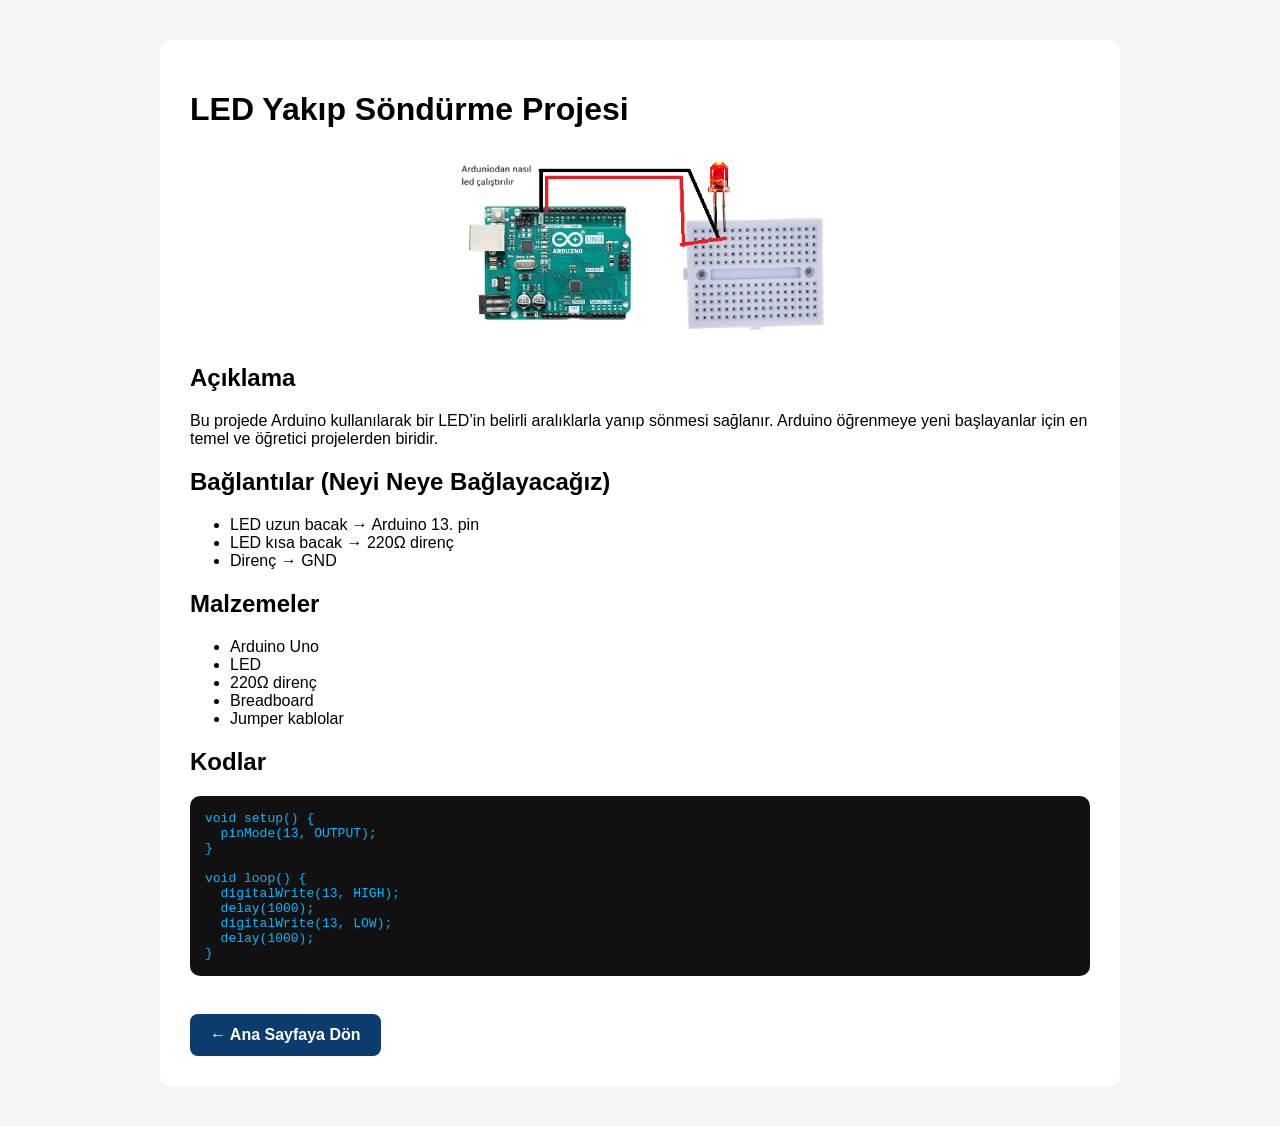
<file: proje1.html>
<!DOCTYPE html>
<html lang="tr">
<head>
<meta charset="UTF-8">
<title>LED Yakıp Söndürme</title>

<style>
body{
  margin:0;
  font-family:Arial, sans-serif;
  background:#f4f6f8;
}
.container{
  max-width:900px;
  margin:40px auto;
  background:#fff;
  padding:30px;
  border-radius:12px;
}
img{
  max-width:400px;
  width:100%;
  display:block;
  margin:20px auto;
  border-radius:10px;
}
pre{
  background:#111;
  color:#00b7ff;
  padding:15px;
  border-radius:10px;
  overflow-x:auto;
}
.back{
  display:inline-block;
  margin-top:25px;
  padding:12px 20px;
  background:#0b3c6d;
  color:#fff;
  text-decoration:none;
  border-radius:8px;
  font-weight:bold;
}
</style>
</head>

<body>
<div class="container">

<h1>LED Yakıp Söndürme Projesi</h1>

<img src="assets/ardunioproject1.png">

<h2>Açıklama</h2>
<p>
Bu projede Arduino kullanılarak bir LED’in
belirli aralıklarla yanıp sönmesi sağlanır.
Arduino öğrenmeye yeni başlayanlar için
en temel ve öğretici projelerden biridir.
</p>

<h2>Bağlantılar (Neyi Neye Bağlayacağız)</h2>
<ul>
  <li>LED uzun bacak → Arduino 13. pin</li>
  <li>LED kısa bacak → 220Ω direnç</li>
  <li>Direnç → GND</li>
</ul>

<h2>Malzemeler</h2>
<ul>
  <li>Arduino Uno</li>
  <li>LED</li>
  <li>220Ω direnç</li>
  <li>Breadboard</li>
  <li>Jumper kablolar</li>
</ul>

<h2>Kodlar</h2>
<pre>
void setup() {
  pinMode(13, OUTPUT);
}

void loop() {
  digitalWrite(13, HIGH);
  delay(1000);
  digitalWrite(13, LOW);
  delay(1000);
}
</pre>

<a href="index.html" class="back">← Ana Sayfaya Dön</a>

</div>
</body>
</html>
</file>
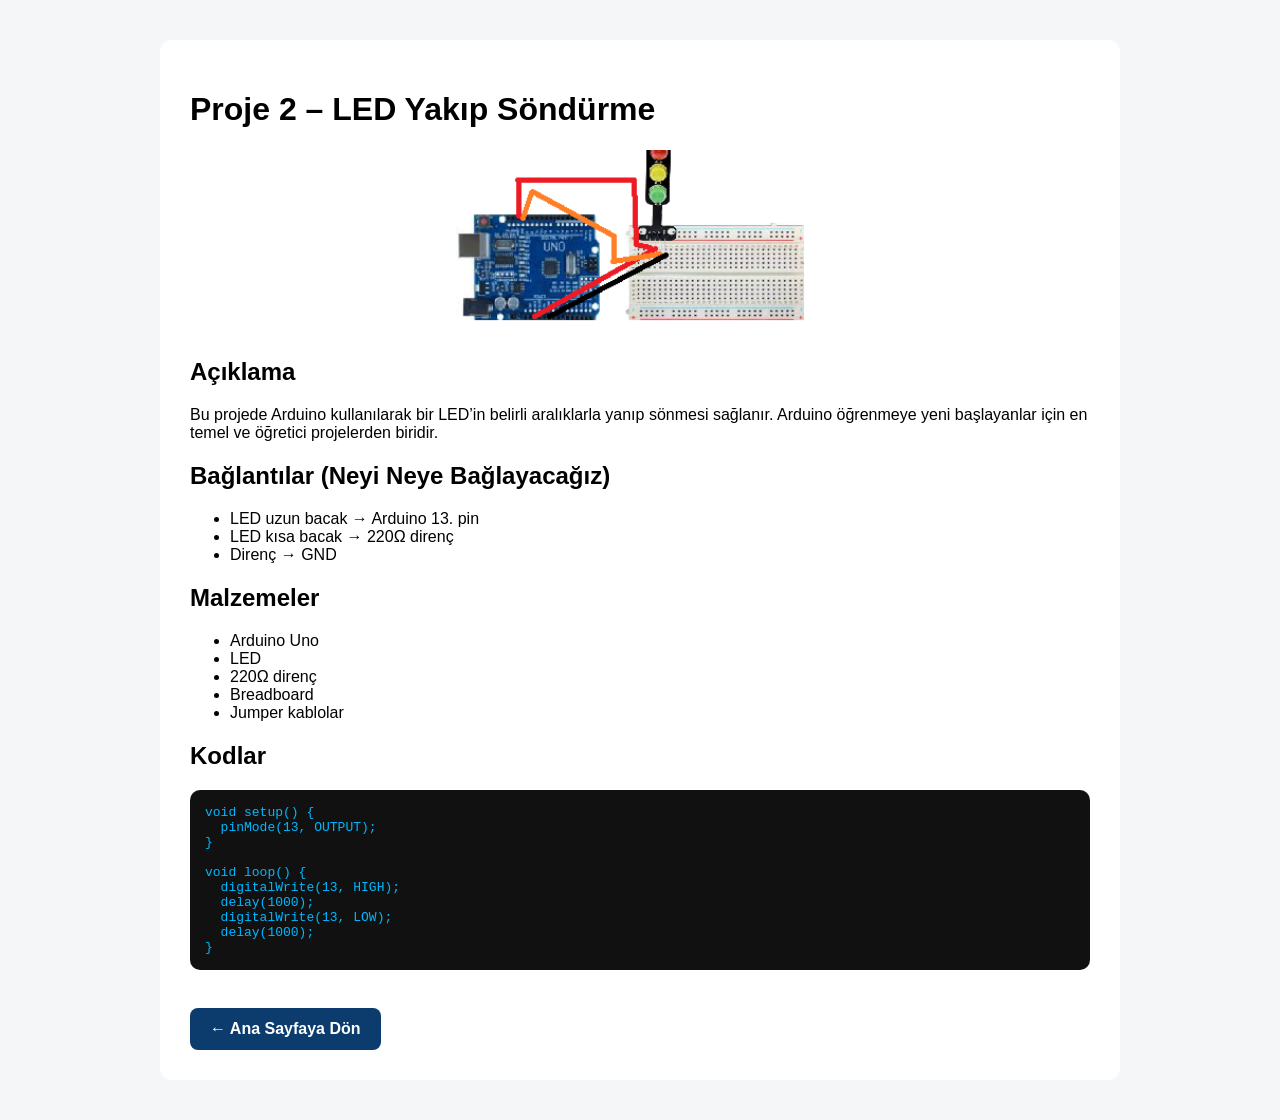
<file: proje2.html>
<!DOCTYPE html>
<html lang="tr">
<head>
<meta charset="UTF-8">
<title>Proje 2 – LED Yakıp Söndürme</title>

<style>
body{
  margin:0;
  font-family:Arial, sans-serif;
  background:#f4f6f8;
}
.container{
  max-width:900px;
  margin:40px auto;
  background:#fff;
  padding:30px;
  border-radius:12px;
}
img{
  max-width:400px;
  width:100%;
  display:block;
  margin:20px auto;
  border-radius:10px;
}
pre{
  background:#111;
  color:#00b7ff;
  padding:15px;
  border-radius:10px;
  overflow-x:auto;
}
.back{
  display:inline-block;
  margin-top:25px;
  padding:12px 20px;
  background:#0b3c6d;
  color:#fff;
  text-decoration:none;
  border-radius:8px;
  font-weight:bold;
}
</style>
</head>

<body>
<div class="container">

<h1>Proje 2 – LED Yakıp Söndürme</h1>

<img src="assets/ardunioproject2.png">

<h2>Açıklama</h2>
<p>
Bu projede Arduino kullanılarak bir LED’in
belirli aralıklarla yanıp sönmesi sağlanır.
Arduino öğrenmeye yeni başlayanlar için
en temel ve öğretici projelerden biridir.
</p>

<h2>Bağlantılar (Neyi Neye Bağlayacağız)</h2>
<ul>
  <li>LED uzun bacak → Arduino 13. pin</li>
  <li>LED kısa bacak → 220Ω direnç</li>
  <li>Direnç → GND</li>
</ul>

<h2>Malzemeler</h2>
<ul>
  <li>Arduino Uno</li>
  <li>LED</li>
  <li>220Ω direnç</li>
  <li>Breadboard</li>
  <li>Jumper kablolar</li>
</ul>

<h2>Kodlar</h2>
<pre>
void setup() {
  pinMode(13, OUTPUT);
}

void loop() {
  digitalWrite(13, HIGH);
  delay(1000);
  digitalWrite(13, LOW);
  delay(1000);
}
</pre>

<a href="index.html" class="back">← Ana Sayfaya Dön</a>

</div>
</body>
</html>
</file>
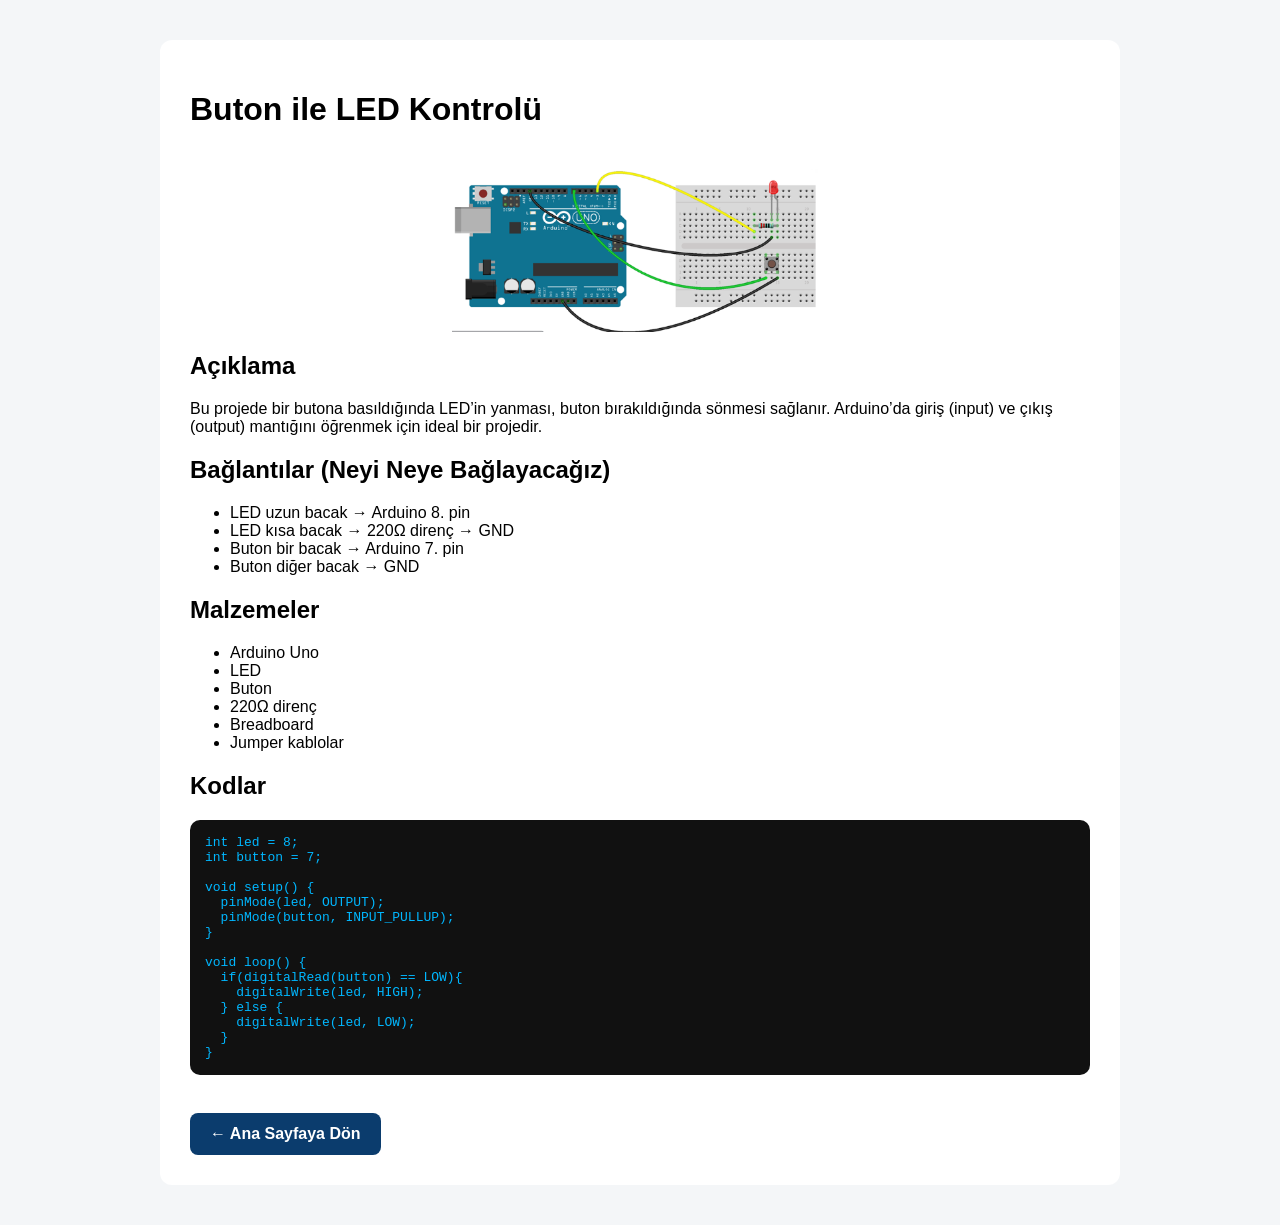
<file: proje3.html>
<!DOCTYPE html>
<html lang="tr">
<head>
<meta charset="UTF-8">
<title>Buton ile LED Kontrolü</title>
<style>
body{
  margin:0;
  font-family:Arial, sans-serif;
  background:#f4f6f8;
}
.container{
  max-width:900px;
  margin:40px auto;
  background:#fff;
  padding:30px;
  border-radius:12px;
}
img{
  max-width:400px;
  width:100%;
  display:block;
  margin:20px auto;
  border-radius:10px;
}
pre{
  background:#111;
  color:#00b7ff;
  padding:15px;
  border-radius:10px;
  overflow-x:auto;
}
.back{
  display:inline-block;
  margin-top:25px;
  padding:12px 20px;
  background:#0b3c6d;
  color:#fff;
  text-decoration:none;
  border-radius:8px;
  font-weight:bold;
}
</style>
</head>
<body>

<div class="container">
<h1>Buton ile LED Kontrolü</h1>

<img src="assets/arduniobutton.png" alt="Buton LED Projesi">

<h2>Açıklama</h2>
<p>
Bu projede bir butona basıldığında LED’in yanması,
buton bırakıldığında sönmesi sağlanır.
Arduino’da giriş (input) ve çıkış (output) mantığını
öğrenmek için ideal bir projedir.
</p>

<h2>Bağlantılar (Neyi Neye Bağlayacağız)</h2>
<ul>
  <li>LED uzun bacak → Arduino 8. pin</li>
  <li>LED kısa bacak → 220Ω direnç → GND</li>
  <li>Buton bir bacak → Arduino 7. pin</li>
  <li>Buton diğer bacak → GND</li>
</ul>

<h2>Malzemeler</h2>
<ul>
  <li>Arduino Uno</li>
  <li>LED</li>
  <li>Buton</li>
  <li>220Ω direnç</li>
  <li>Breadboard</li>
  <li>Jumper kablolar</li>
</ul>

<h2>Kodlar</h2>
<pre>
int led = 8;
int button = 7;

void setup() {
  pinMode(led, OUTPUT);
  pinMode(button, INPUT_PULLUP);
}

void loop() {
  if(digitalRead(button) == LOW){
    digitalWrite(led, HIGH);
  } else {
    digitalWrite(led, LOW);
  }
}
</pre>

<a href="index.html" class="back">← Ana Sayfaya Dön</a>
</div>

</body>
</html>
</file>
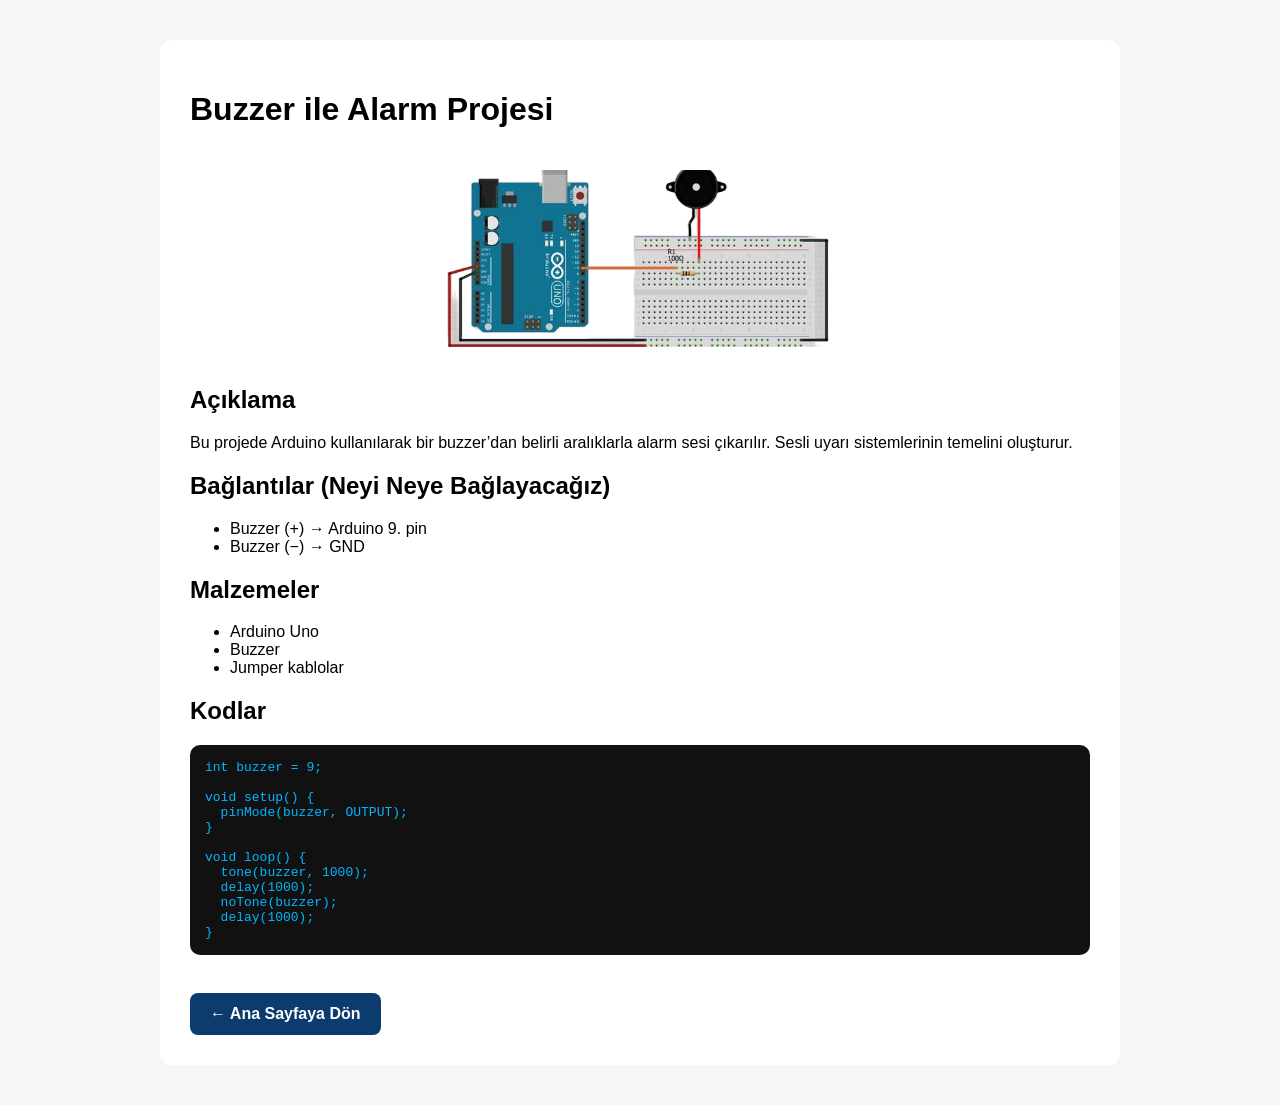
<file: proje4.html>
<!DOCTYPE html>
<html lang="tr">
<head>
<meta charset="UTF-8">
<title>Buzzer ile Alarm</title>
<style>
body{
  margin:0;
  font-family:Arial, sans-serif;
  background:#f4f6f8;
}
.container{
  max-width:900px;
  margin:40px auto;
  background:#fff;
  padding:30px;
  border-radius:12px;
}
img{
  max-width:400px;
  width:100%;
  display:block;
  margin:20px auto;
  border-radius:10px;
}
pre{
  background:#111;
  color:#00b7ff;
  padding:15px;
  border-radius:10px;
  overflow-x:auto;
}
.back{
  display:inline-block;
  margin-top:25px;
  padding:12px 20px;
  background:#0b3c6d;
  color:#fff;
  text-decoration:none;
  border-radius:8px;
  font-weight:bold;
}
</style>
</head>
<body>

<div class="container">
<h1>Buzzer ile Alarm Projesi</h1>

<img src="assets/arduniobuzzer.png" alt="Buzzer Projesi">

<h2>Açıklama</h2>
<p>
Bu projede Arduino kullanılarak bir buzzer’dan
belirli aralıklarla alarm sesi çıkarılır.
Sesli uyarı sistemlerinin temelini oluşturur.
</p>

<h2>Bağlantılar (Neyi Neye Bağlayacağız)</h2>
<ul>
  <li>Buzzer (+) → Arduino 9. pin</li>
  <li>Buzzer (−) → GND</li>
</ul>

<h2>Malzemeler</h2>
<ul>
  <li>Arduino Uno</li>
  <li>Buzzer</li>
  <li>Jumper kablolar</li>
</ul>

<h2>Kodlar</h2>
<pre>
int buzzer = 9;

void setup() {
  pinMode(buzzer, OUTPUT);
}

void loop() {
  tone(buzzer, 1000);
  delay(1000);
  noTone(buzzer);
  delay(1000);
}
</pre>

<a href="index.html" class="back">← Ana Sayfaya Dön</a>
</div>

</body>
</html>
</file>
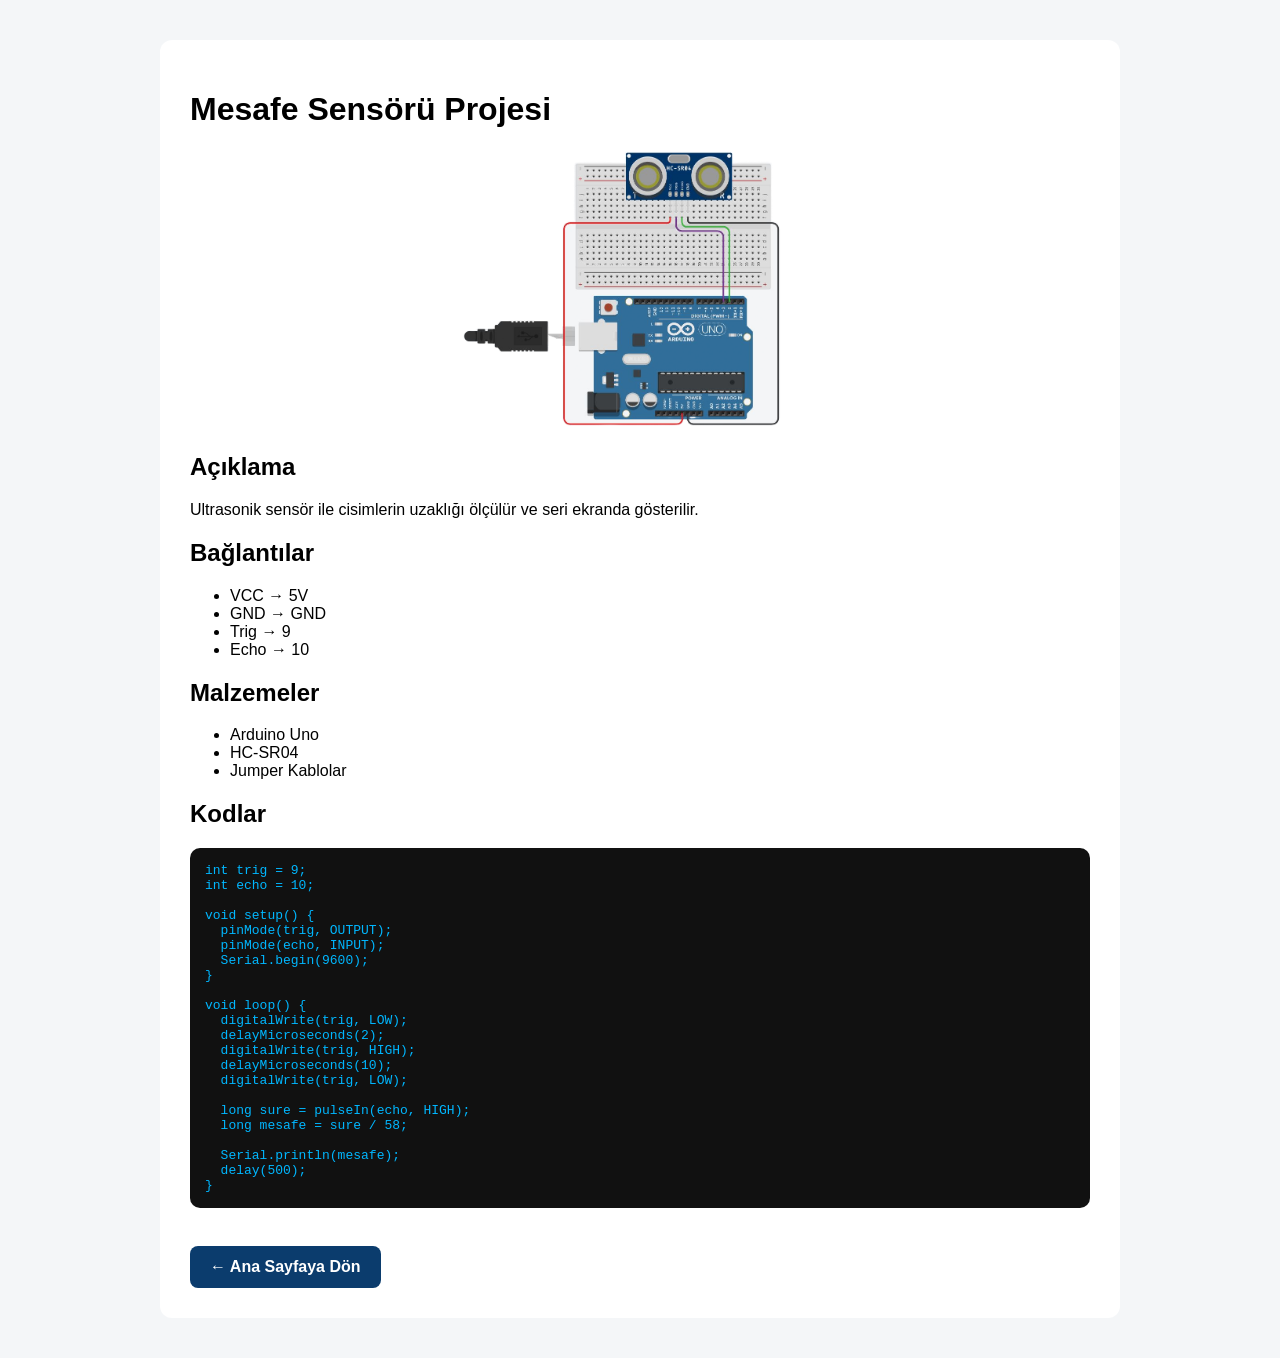
<file: proje5.html>
<!DOCTYPE html>
<html lang="tr">
<head>
<meta charset="UTF-8">
<title>Mesafe Sensörü</title>
<style>
body{
  margin:0;
  font-family:Arial, sans-serif;
  background:#f4f6f8;
}
.container{
  max-width:900px;
  margin:40px auto;
  background:#fff;
  padding:30px;
  border-radius:12px;
}
img{
  max-width:400px;
  width:100%;
  display:block;
  margin:20px auto;
  border-radius:10px;
}
pre{
  background:#111;
  color:#00b7ff;
  padding:15px;
  border-radius:10px;
  overflow-x:auto;
}
.back{
  display:inline-block;
  margin-top:25px;
  padding:12px 20px;
  background:#0b3c6d;
  color:#fff;
  text-decoration:none;
  border-radius:8px;
  font-weight:bold;
}
</style>
</head>
<body>
<div class="container">

<h1>Mesafe Sensörü Projesi</h1>
<img src="assets/mesafesensor.png">

<h2>Açıklama</h2>
<p>
Ultrasonik sensör ile cisimlerin uzaklığı ölçülür
ve seri ekranda gösterilir.
</p>

<h2>Bağlantılar</h2>
<ul>
<li>VCC → 5V</li>
<li>GND → GND</li>
<li>Trig → 9</li>
<li>Echo → 10</li>
</ul>

<h2>Malzemeler</h2>
<ul>
<li>Arduino Uno</li>
<li>HC-SR04</li>
<li>Jumper Kablolar</li>
</ul>

<h2>Kodlar</h2>
<pre>
int trig = 9;
int echo = 10;

void setup() {
  pinMode(trig, OUTPUT);
  pinMode(echo, INPUT);
  Serial.begin(9600);
}

void loop() {
  digitalWrite(trig, LOW);
  delayMicroseconds(2);
  digitalWrite(trig, HIGH);
  delayMicroseconds(10);
  digitalWrite(trig, LOW);

  long sure = pulseIn(echo, HIGH);
  long mesafe = sure / 58;

  Serial.println(mesafe);
  delay(500);
}
</pre>

<a href="index.html" class="back">← Ana Sayfaya Dön</a>
</div>
</body>
</html>
</file>
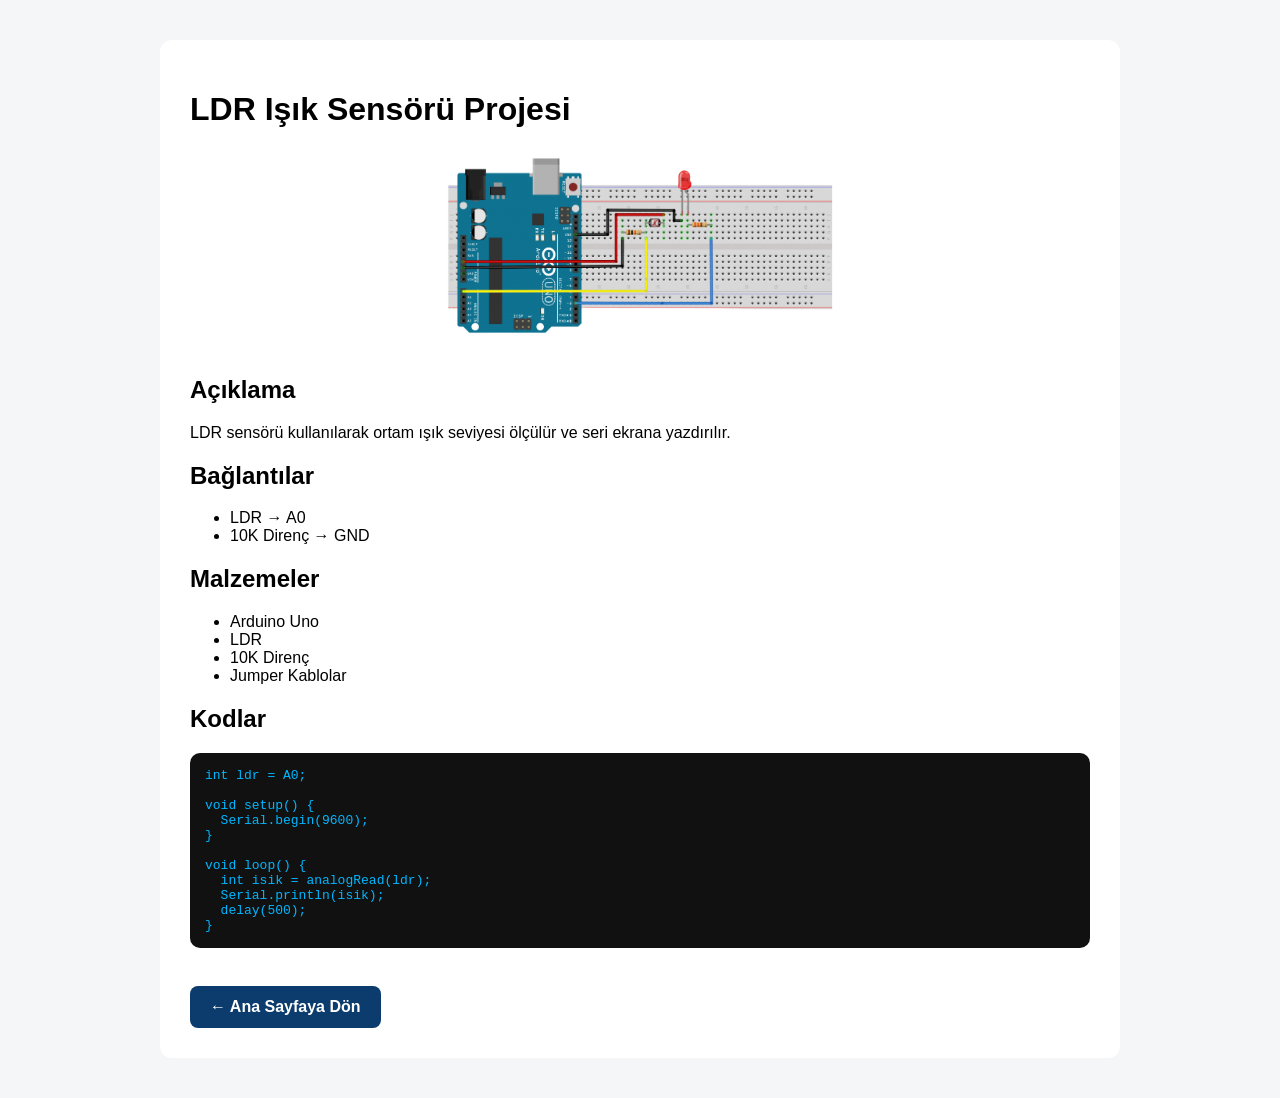
<file: proje6.html>
<!DOCTYPE html>
<html lang="tr">
<head>
<meta charset="UTF-8">
<title>LDR Sensörü</title>
<style>
body{
  margin:0;
  font-family:Arial, sans-serif;
  background:#f4f6f8;
}
.container{
  max-width:900px;
  margin:40px auto;
  background:#fff;
  padding:30px;
  border-radius:12px;
}
img{
  max-width:400px;
  width:100%;
  display:block;
  margin:20px auto;
  border-radius:10px;
}
pre{
  background:#111;
  color:#00b7ff;
  padding:15px;
  border-radius:10px;
  overflow-x:auto;
}
.back{
  display:inline-block;
  margin-top:25px;
  padding:12px 20px;
  background:#0b3c6d;
  color:#fff;
  text-decoration:none;
  border-radius:8px;
  font-weight:bold;
}
</style>
</head>
<body>
<div class="container">

<h1>LDR Işık Sensörü Projesi</h1>
<img src="assets/ldr.png">

<h2>Açıklama</h2>
<p>
LDR sensörü kullanılarak ortam ışık seviyesi
ölçülür ve seri ekrana yazdırılır.
</p>

<h2>Bağlantılar</h2>
<ul>
<li>LDR → A0</li>
<li>10K Direnç → GND</li>
</ul>

<h2>Malzemeler</h2>
<ul>
<li>Arduino Uno</li>
<li>LDR</li>
<li>10K Direnç</li>
<li>Jumper Kablolar</li>
</ul>

<h2>Kodlar</h2>
<pre>
int ldr = A0;

void setup() {
  Serial.begin(9600);
}

void loop() {
  int isik = analogRead(ldr);
  Serial.println(isik);
  delay(500);
}
</pre>

<a href="index.html" class="back">← Ana Sayfaya Dön</a>
</div>
</body>
</html>
</file>
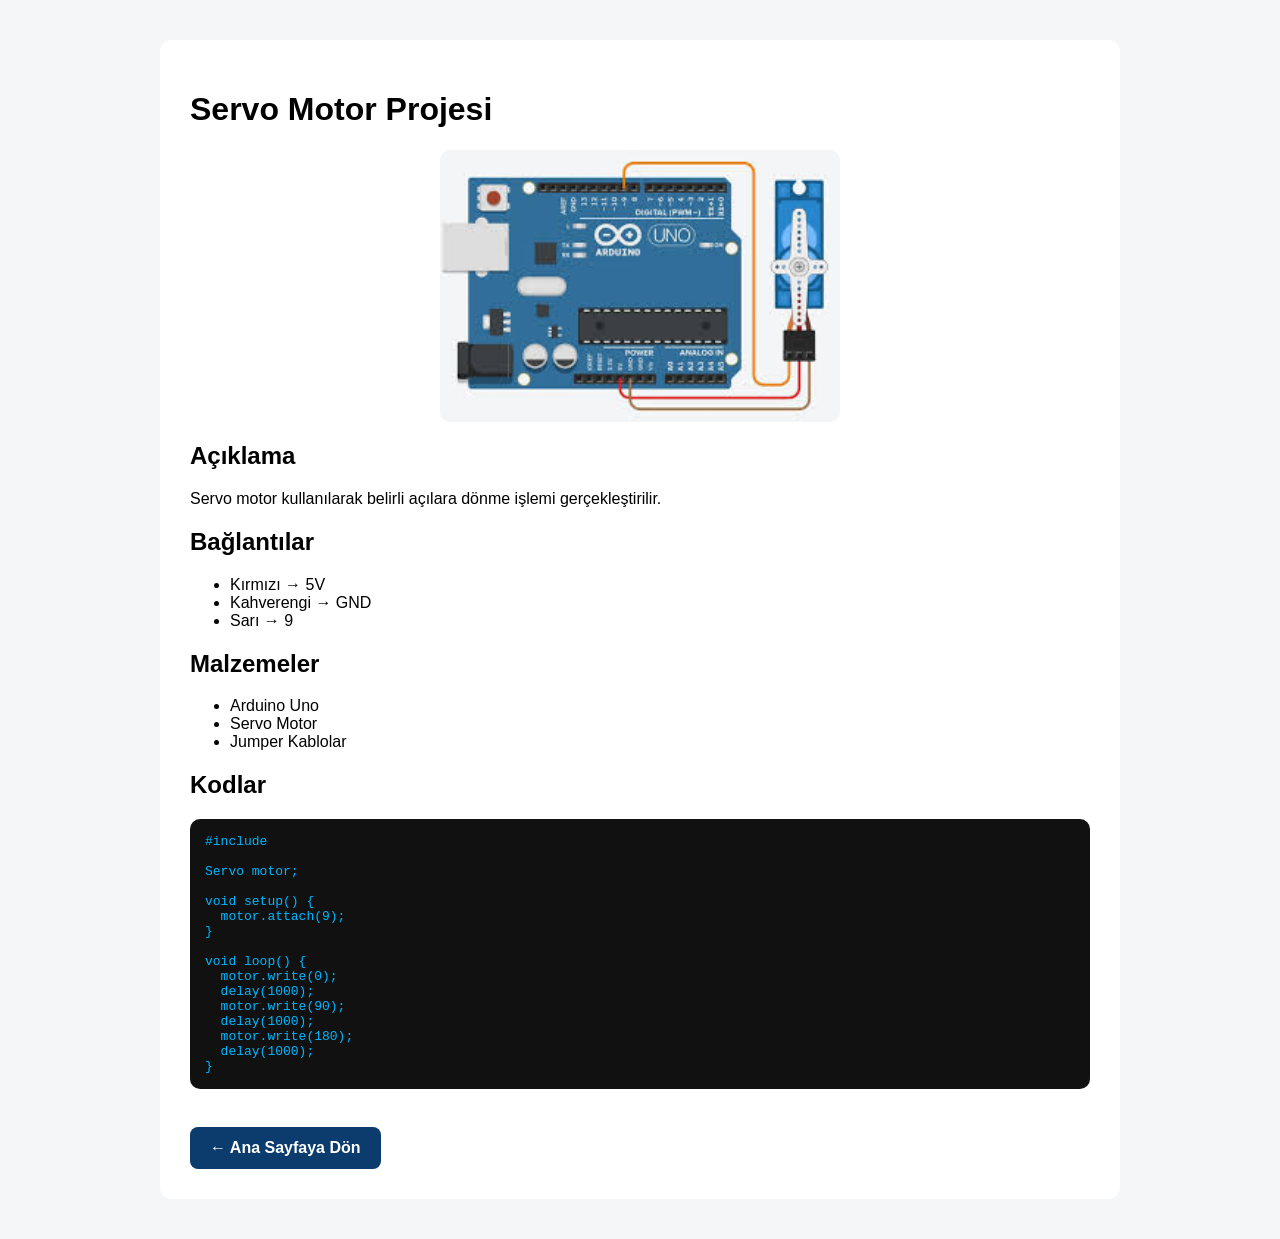
<file: proje7.html>
<!DOCTYPE html>
<html lang="tr">
<head>
<meta charset="UTF-8">
<title>Servo Motor</title>
<style>
body{
  margin:0;
  font-family:Arial, sans-serif;
  background:#f4f6f8;
}
.container{
  max-width:900px;
  margin:40px auto;
  background:#fff;
  padding:30px;
  border-radius:12px;
}
img{
  max-width:400px;
  width:100%;
  display:block;
  margin:20px auto;
  border-radius:10px;
}
pre{
  background:#111;
  color:#00b7ff;
  padding:15px;
  border-radius:10px;
  overflow-x:auto;
}
.back{
  display:inline-block;
  margin-top:25px;
  padding:12px 20px;
  background:#0b3c6d;
  color:#fff;
  text-decoration:none;
  border-radius:8px;
  font-weight:bold;
}
</style>
</head>
<body>
<div class="container">

<h1>Servo Motor Projesi</h1>
<img src="assets/servo.png">

<h2>Açıklama</h2>
<p>
Servo motor kullanılarak belirli açılara
dönme işlemi gerçekleştirilir.
</p>

<h2>Bağlantılar</h2>
<ul>
<li>Kırmızı → 5V</li>
<li>Kahverengi → GND</li>
<li>Sarı → 9</li>
</ul>

<h2>Malzemeler</h2>
<ul>
<li>Arduino Uno</li>
<li>Servo Motor</li>
<li>Jumper Kablolar</li>
</ul>

<h2>Kodlar</h2>
<pre>
#include <Servo.h>

Servo motor;

void setup() {
  motor.attach(9);
}

void loop() {
  motor.write(0);
  delay(1000);
  motor.write(90);
  delay(1000);
  motor.write(180);
  delay(1000);
}
</pre>

<a href="index.html" class="back">← Ana Sayfaya Dön</a>
</div>
</body>
</html>
</file>
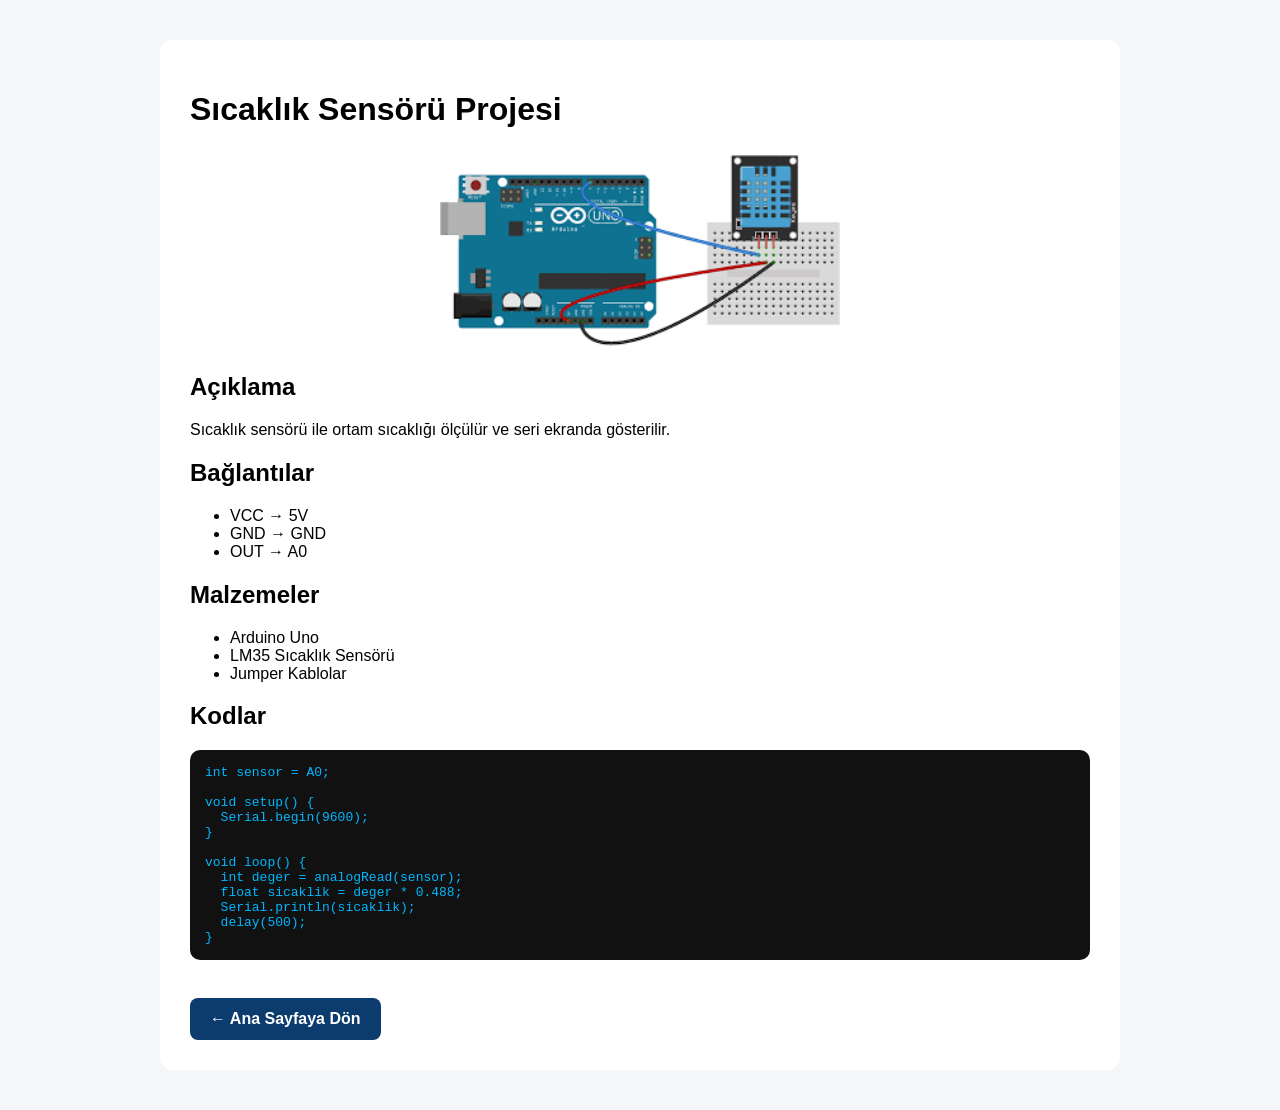
<file: proje8.html>
<!DOCTYPE html>
<html lang="tr">
<head>
<meta charset="UTF-8">
<title>Sıcaklık Sensörü</title>
<style>
body{
  margin:0;
  font-family:Arial, sans-serif;
  background:#f4f6f8;
}
.container{
  max-width:900px;
  margin:40px auto;
  background:#fff;
  padding:30px;
  border-radius:12px;
}
img{
  max-width:400px;
  width:100%;
  display:block;
  margin:20px auto;
  border-radius:10px;
}
pre{
  background:#111;
  color:#00b7ff;
  padding:15px;
  border-radius:10px;
  overflow-x:auto;
}
.back{
  display:inline-block;
  margin-top:25px;
  padding:12px 20px;
  background:#0b3c6d;
  color:#fff;
  text-decoration:none;
  border-radius:8px;
  font-weight:bold;
}
</style>
</head>
<body>
<div class="container">

<h1>Sıcaklık Sensörü Projesi</h1>
<img src="assets/sıcaklık.png">

<h2>Açıklama</h2>
<p>
Sıcaklık sensörü ile ortam sıcaklığı
ölçülür ve seri ekranda gösterilir.
</p>

<h2>Bağlantılar</h2>
<ul>
<li>VCC → 5V</li>
<li>GND → GND</li>
<li>OUT → A0</li>
</ul>

<h2>Malzemeler</h2>
<ul>
<li>Arduino Uno</li>
<li>LM35 Sıcaklık Sensörü</li>
<li>Jumper Kablolar</li>
</ul>

<h2>Kodlar</h2>
<pre>
int sensor = A0;

void setup() {
  Serial.begin(9600);
}

void loop() {
  int deger = analogRead(sensor);
  float sicaklik = deger * 0.488;
  Serial.println(sicaklik);
  delay(500);
}
</pre>

<a href="index.html" class="back">← Ana Sayfaya Dön</a>
</div>
</body>
</html>
</file>
